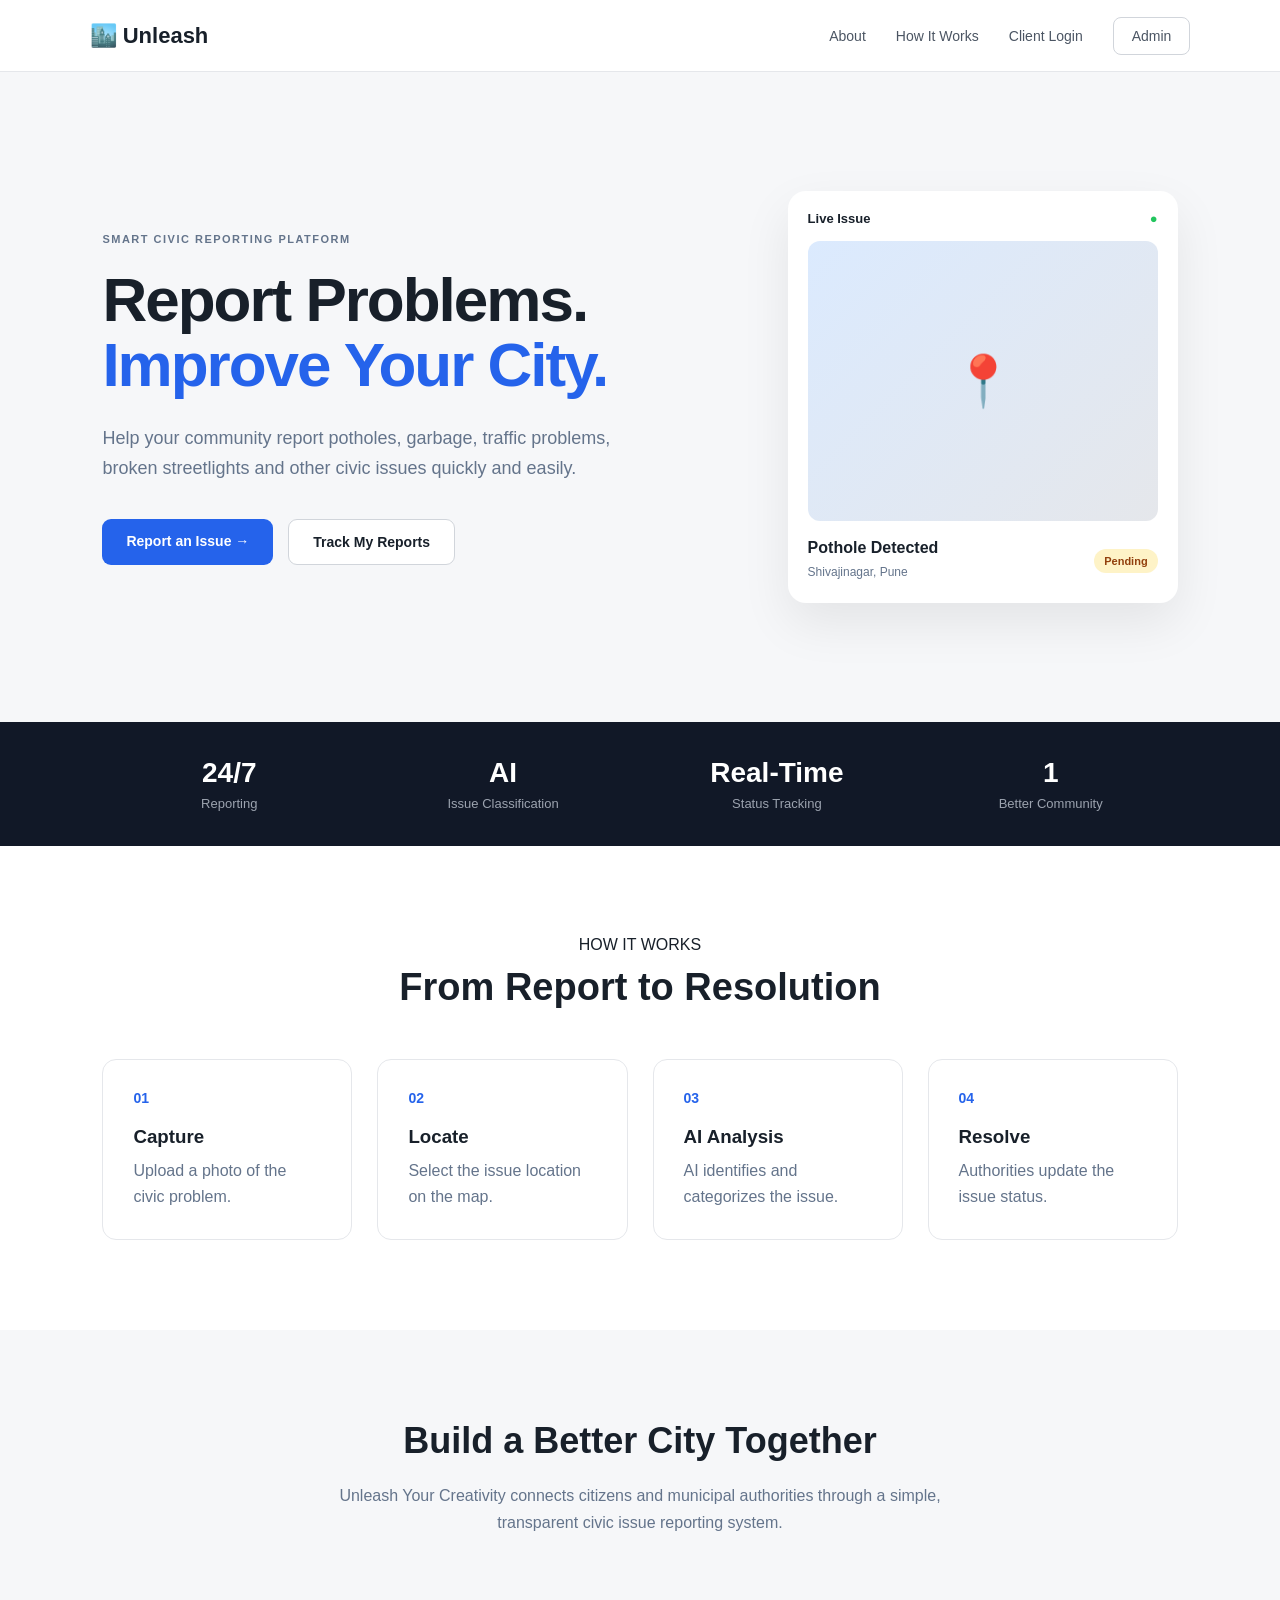
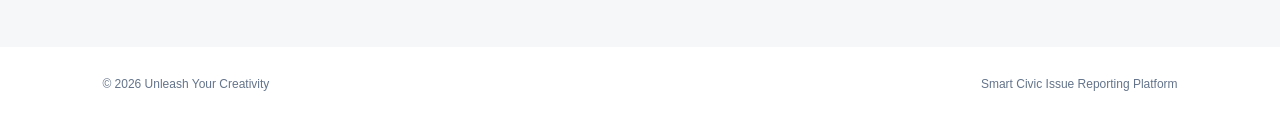
<file: index.html>
<!DOCTYPE html>
<html lang="en">
<head>
    <meta charset="UTF-8">
    <meta name="viewport" content="width=device-width, initial-scale=1.0">
    <title>Unleash Your Creativity</title>
    <link rel="stylesheet" href="css/style.css">
</head>

<body>

<header class="navbar">
    <div class="logo">
        🏙️ <span>Unleash</span>
    </div>

    <div class="nav-links">
        <a href="#about">About</a>
        <a href="#how">How It Works</a>
        <a href="login.html">Client Login</a>
        <a href="admin-login.html" class="admin-nav">Admin</a>
    </div>
</header>


<section class="hero">

    <div class="hero-content">

        <span class="badge">SMART CIVIC REPORTING PLATFORM</span>

        <h1>
            Report Problems.
            <br>
            <span>Improve Your City.</span>
        </h1>

        <p>
            Help your community report potholes, garbage,
            traffic problems, broken streetlights and other
            civic issues quickly and easily.
        </p>

        <div class="hero-buttons">
            <a href="login.html" class="btn primary-btn">
                Report an Issue →
            </a>

            <a href="login.html" class="btn secondary-btn">
                Track My Reports
            </a>
        </div>

    </div>


    <div class="hero-card">

        <div class="card-header">
            <span>Live Issue</span>
            <span class="status-dot">●</span>
        </div>

        <div class="map-placeholder">
            📍
        </div>

        <div class="issue-preview">

            <div>
                <h3>Pothole Detected</h3>
                <p>Shivajinagar, Pune</p>
            </div>

            <span class="status pending">
                Pending
            </span>

        </div>

    </div>

</section>


<section class="stats">

    <div class="stat">
        <h2>24/7</h2>
        <p>Reporting</p>
    </div>

    <div class="stat">
        <h2>AI</h2>
        <p>Issue Classification</p>
    </div>

    <div class="stat">
        <h2>Real-Time</h2>
        <p>Status Tracking</p>
    </div>

    <div class="stat">
        <h2>1</h2>
        <p>Better Community</p>
    </div>

</section>


<section id="how" class="how-section">

    <div class="section-title">
        <span>HOW IT WORKS</span>
        <h2>From Report to Resolution</h2>
    </div>

    <div class="steps">

        <div class="step">
            <div class="step-number">01</div>
            <h3>Capture</h3>
            <p>
                Upload a photo of the civic problem.
            </p>
        </div>

        <div class="step">
            <div class="step-number">02</div>
            <h3>Locate</h3>
            <p>
                Select the issue location on the map.
            </p>
        </div>

        <div class="step">
            <div class="step-number">03</div>
            <h3>AI Analysis</h3>
            <p>
                AI identifies and categorizes the issue.
            </p>
        </div>

        <div class="step">
            <div class="step-number">04</div>
            <h3>Resolve</h3>
            <p>
                Authorities update the issue status.
            </p>
        </div>

    </div>

</section>


<section id="about" class="about-section">

    <h2>Build a Better City Together</h2>

    <p>
        Unleash Your Creativity connects citizens and
        municipal authorities through a simple,
        transparent civic issue reporting system.
    </p>

</section>


<footer>
    <p>© 2026 Unleash Your Creativity</p>
    <p>Smart Civic Issue Reporting Platform</p>
</footer>

</body>
</html>
</file>
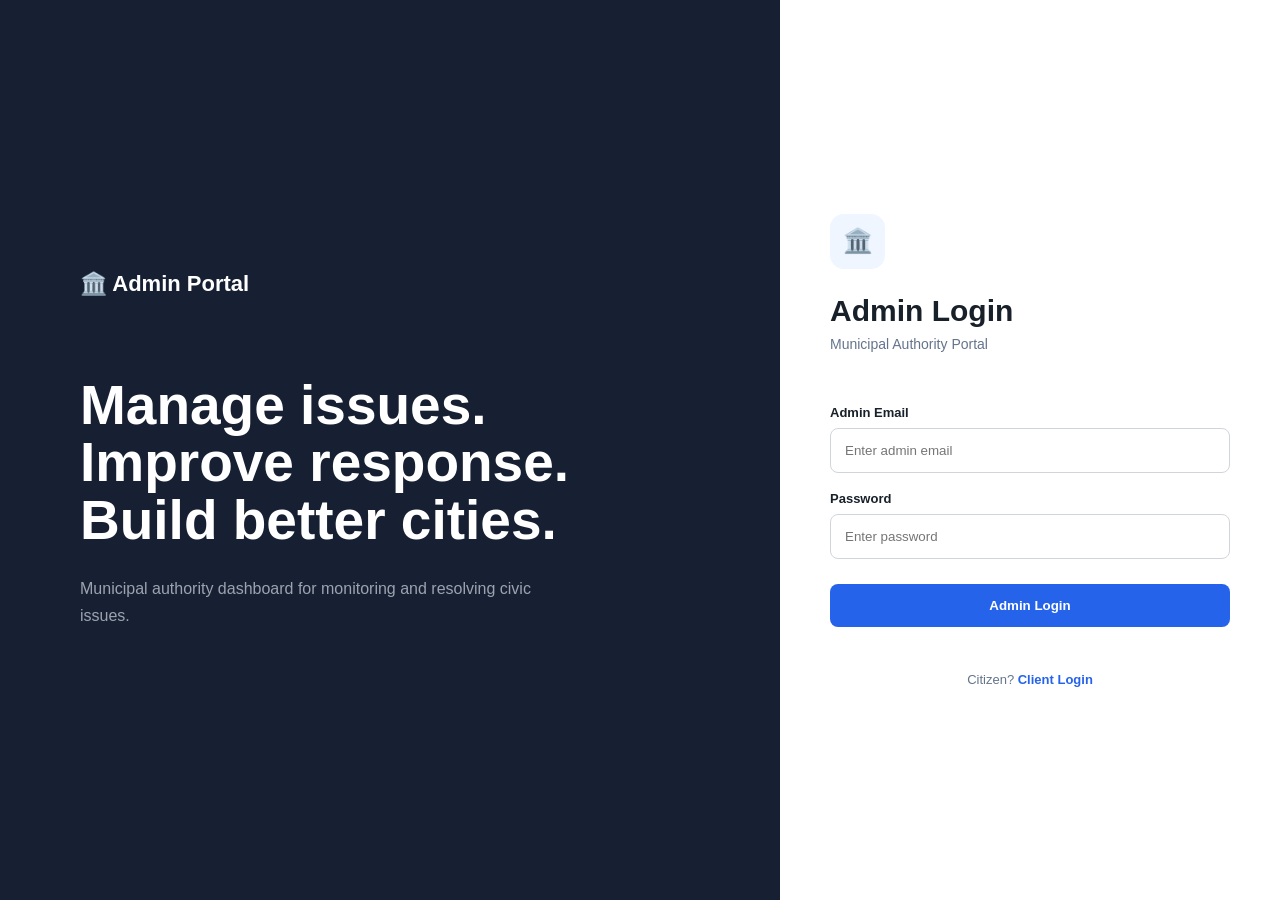
<file: admin-login.html>
<!DOCTYPE html>
<html lang="en">

<head>

    <meta charset="UTF-8">

    <meta name="viewport"
          content="width=device-width, initial-scale=1.0">

    <title>Admin Login</title>

    <link rel="stylesheet" href="css/style.css">
    <link rel="stylesheet" href="css/auth.css">

</head>

<body class="admin-auth-body">

<div class="auth-container">

    <div class="auth-left admin-left">

        <div class="auth-brand">
            🏛️ Admin Portal
        </div>

        <h1>
            Manage issues.<br>
            Improve response.<br>
            Build better cities.
        </h1>

        <p>
            Municipal authority dashboard for monitoring
            and resolving civic issues.
        </p>

    </div>


    <div class="auth-card">

        <div class="auth-icon">
            🏛️
        </div>

        <h2>Admin Login</h2>

        <p class="auth-subtitle">
            Municipal Authority Portal
        </p>


        <form id="adminLoginForm">

            <label for="adminEmail">Admin Email</label>

            <input
                type="email"
                id="adminEmail"
                name="email"
                placeholder="Enter admin email"
                autocomplete="username"
                required
            >


            <label for="adminPassword">Password</label>

            <input
                type="password"
                id="adminPassword"
                name="password"
                placeholder="Enter password"
                autocomplete="current-password"
                required
            >


            <button
                type="submit"
                class="auth-btn">
                Admin Login
            </button>

        </form>


        <p id="adminLoginMessage"
           class="message">
        </p>


        <div class="auth-footer">

            <p>
                Citizen?
                <a href="login.html">
                    Client Login
                </a>
            </p>

        </div>

    </div>

</div>

<script src="js/auth.js"></script>

</body>
</html>
</file>
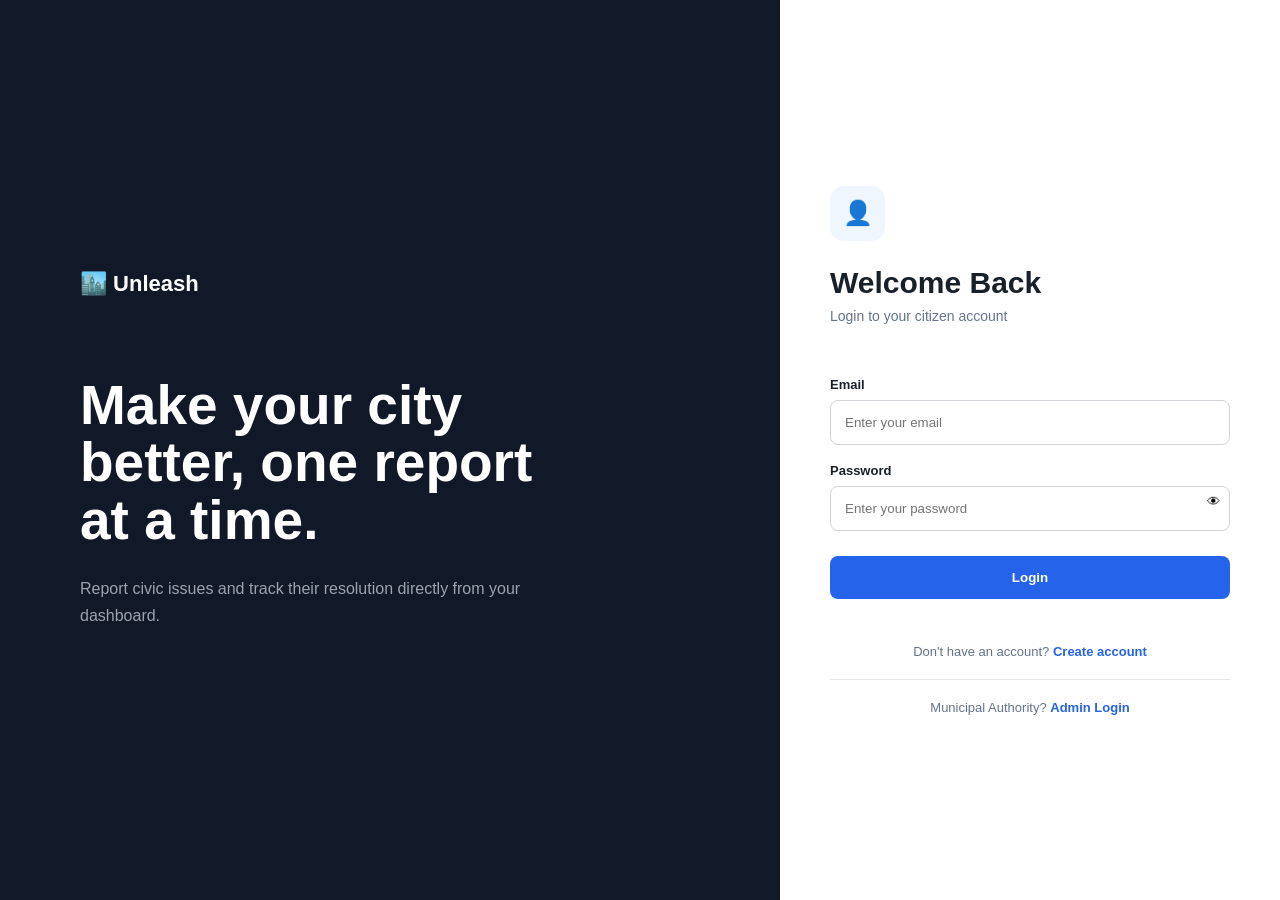
<file: client-dashboard.html>
<!DOCTYPE html>
<html lang="en">

<head>

    <meta charset="UTF-8">

    <meta name="viewport"
          content="width=device-width, initial-scale=1.0">

    <title>Client Dashboard</title>

    <link rel="stylesheet" href="css/style.css">
    <link rel="stylesheet" href="css/client.css">

</head>

<body>

<header class="dashboard-navbar">

    <div class="logo">
        🏙️ Unleash
    </div>

    <nav>
        <a href="client-dashboard.html" class="active">
            Dashboard
        </a>

        <a href="report.html">
            Report Issue
        </a>

        <a href="my-reports.html">
            My Reports
        </a>
    </nav>

    <div class="user-menu">

        <span id="userName">
            Citizen
        </span>

        <button onclick="logout()">
            Logout
        </button>

    </div>

</header>


<main class="dashboard-container">

    <div class="welcome">

        <div>
            <span class="small-label">
                CITIZEN DASHBOARD
            </span>

            <h1>
                Welcome back, <span id="welcomeName">
                Citizen
                </span> 👋
            </h1>

            <p>
                Help make your city cleaner, safer and better.
            </p>
        </div>

        <a href="report.html"
           class="btn primary-btn">
            + Report Issue
        </a>

    </div>


    <section class="dashboard-stats">

        <div class="dashboard-stat">

            <div class="stat-icon">
                📋
            </div>

            <div>
                <p>Total Reports</p>
                <h2 id="totalReports">0</h2>
            </div>

        </div>


        <div class="dashboard-stat">

            <div class="stat-icon">
                🟡
            </div>

            <div>
                <p>Pending</p>
                <h2 id="pendingReports">0</h2>
            </div>

        </div>


        <div class="dashboard-stat">

            <div class="stat-icon">
                🔵
            </div>

            <div>
                <p>In Progress</p>
                <h2 id="progressReports">0</h2>
            </div>

        </div>


        <div class="dashboard-stat">

            <div class="stat-icon">
                🟢
            </div>

            <div>
                <p>Resolved</p>
                <h2 id="resolvedReports">0</h2>
            </div>

        </div>

    </section>


    <section class="reports-section">

        <div class="section-heading">

            <div>
                <span class="small-label">
                    RECENT ACTIVITY
                </span>

                <h2>My Recent Reports</h2>
            </div>

            <a href="my-reports.html">
                View All →
            </a>

        </div>


        <div class="report-table-wrapper">

            <table>

                <thead>

                <tr>
                    <th>Issue ID</th>
                    <th>Category</th>
                    <th>Location</th>
                    <th>Date</th>
                    <th>Status</th>
                </tr>

                </thead>

                <tbody id="recentReports">

                </tbody>

            </table>

        </div>

    </section>

</main>

<script src="js/client.js"></script>

</body>
</html>
</file>
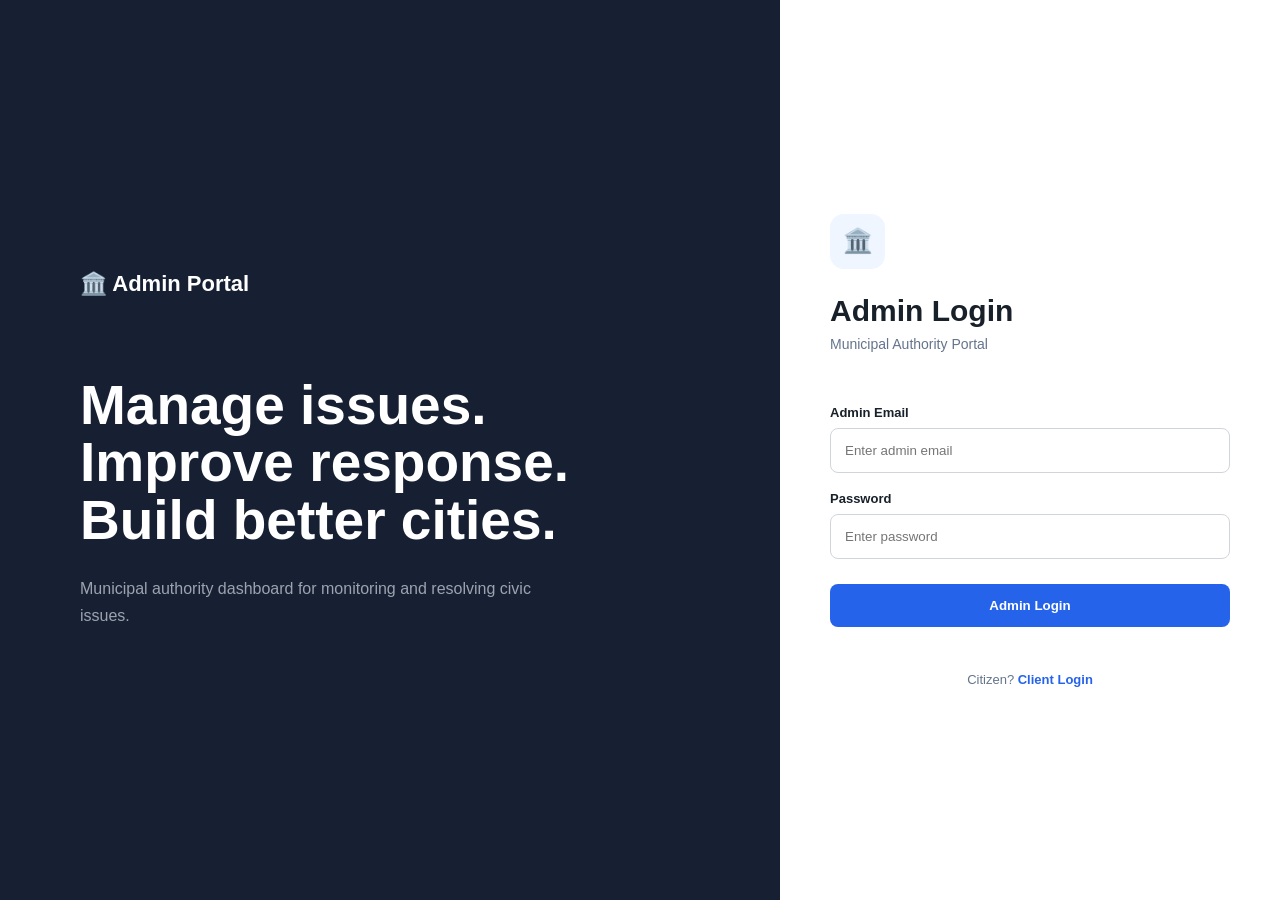
<file: issue-details.html>
<!DOCTYPE html>
<html lang="en">

<head>

    <meta charset="UTF-8">

    <meta name="viewport"
          content="width=device-width, initial-scale=1.0">

    <title>Issue Details</title>

    <link rel="stylesheet" href="css/style.css">
    <link rel="stylesheet" href="css/admin.css">
    <link rel="stylesheet" href="css/issue-details.css">

</head>

<body class="admin-body">

<header class="admin-navbar">

    <div class="logo">
        🏛️ Civic Admin
    </div>

    <div class="admin-user">

        <span>
            Administrator
        </span>

        <button onclick="adminLogout()">
            Logout
        </button>

    </div>

</header>


<main class="issue-details-container">

    <a href="admin-dashboard.html"
       class="back-link">
        ← Back to Dashboard
    </a>


    <div class="issue-details-header">

        <div>

            <span class="small-label">
                ISSUE DETAILS
            </span>

            <h1 id="issueId">
                ISSUE-001
            </h1>

        </div>

        <span
            id="issueStatus"
            class="status pending">
            Pending
        </span>

    </div>


    <div class="details-grid">


        <section class="details-card">

            <h2>Reported Image</h2>

            <div class="issue-image-box">

                <img
                    id="issueImage"
                    src=""
                    alt="Civic Issue"
                >

            </div>

        </section>


        <section class="details-card">

            <h2>Issue Information</h2>

            <div class="info-row">

                <span>Category</span>

                <strong id="issueCategory">
                    Pothole
                </strong>

            </div>


            <div class="info-row">

                <span>Location</span>

                <strong id="issueLocation">
                    Pune
                </strong>

            </div>


            <div class="info-row">

                <span>Latitude</span>

                <strong id="issueLatitude">
                    18.5204
                </strong>

            </div>


            <div class="info-row">

                <span>Longitude</span>

                <strong id="issueLongitude">
                    73.8567
                </strong>

            </div>


            <div class="info-row">

                <span>Reported On</span>

                <strong id="issueDate">
                    10 Sep 2026
                </strong>

            </div>

        </section>


        <section class="details-card ai-card">

            <div class="ai-title">

                <span>🤖</span>

                <div>
                    <h2>AI Classification</h2>
                    <p>Amazon Rekognition</p>
                </div>

            </div>


            <div class="confidence">

                <span>Confidence</span>

                <strong id="confidence">
                    92%
                </strong>

            </div>


            <div class="progress-bar">

                <div style="width:92%;"></div>

            </div>

        </section>


        <section class="details-card">

            <h2>Update Status</h2>

            <p class="form-help">
                Change the current issue status.
            </p>


            <select id="statusSelect">

                <option value="Pending">
                    Pending
                </option>

                <option value="In Progress">
                    In Progress
                </option>

                <option value="Solved">
                    Solved
                </option>

            </select>


            <button
                onclick="updateIssueStatus()"
                class="btn primary-btn">
                Update Status
            </button>

            <p id="statusMessage"></p>

        </section>


        <section class="details-card full-width">

            <h2>AI Generated Summary</h2>

            <p id="aiSummary">

                A civic issue has been detected at the
                reported location. The issue requires
                municipal attention.

            </p>

        </section>

    </div>

</main>


<script src="js/admin.js"></script>

</body>
</html>
</file>
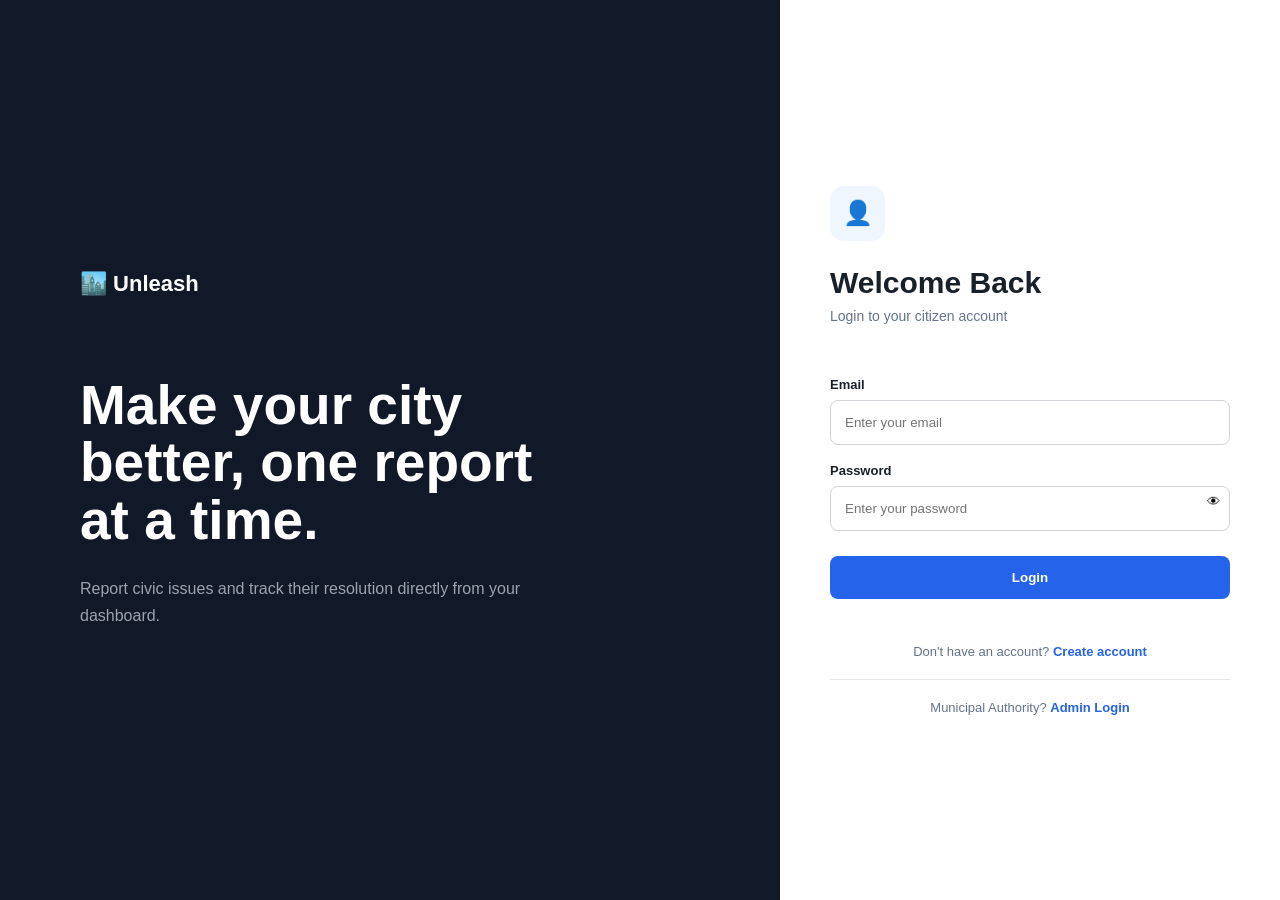
<file: login.html>
<!DOCTYPE html>
<html lang="en">

<head>

    <meta charset="UTF-8">

    <meta name="viewport"
          content="width=device-width, initial-scale=1.0">

    <title>Client Login</title>

    <link rel="stylesheet" href="css/style.css">
    <link rel="stylesheet" href="css/auth.css">

</head>

<body class="auth-body">

<div class="auth-container">

    <!-- LEFT SECTION -->
    <div class="auth-left">

        <div class="auth-brand">
            🏙️ Unleash
        </div>

        <h1>
            Make your city<br>
            better, one report<br>
            at a time.
        </h1>

        <p>
            Report civic issues and track their resolution
            directly from your dashboard.
        </p>

    </div>


    <!-- LOGIN CARD -->
    <div class="auth-card">

        <div class="auth-icon">
            👤
        </div>

        <h2>Welcome Back</h2>

        <p class="auth-subtitle">
            Login to your citizen account
        </p>


        <form id="loginForm">

            <!-- EMAIL -->
            <div class="form-group">

                <label for="email">
                    Email
                </label>

                <input
                    type="email"
                    id="email"
                    name="email"
                    placeholder="Enter your email"
                    autocomplete="username"
                    required
                >

            </div>


            <!-- PASSWORD -->
            <div class="form-group">

                <label for="password">
                    Password
                </label>

                <div class="password-wrapper">

                    <input
                        type="password"
                        id="password"
                        name="password"
                        placeholder="Enter your password"
                        autocomplete="current-password"
                        required
                    >

                    <button
                        type="button"
                        onclick="togglePassword()"
                        aria-label="Show or hide password"
                        title="Show or hide password">

                        👁

                    </button>

                </div>

            </div>


            <!-- LOGIN BUTTON -->
            <button
                type="submit"
                class="auth-btn">

                Login

            </button>

        </form>


        <!-- MESSAGE -->
        <p
            id="loginMessage"
            class="message"
            role="alert"
            aria-live="polite">
        </p>


        <!-- FOOTER -->
        <div class="auth-footer">

            <p>
                Don't have an account?
                <a href="register.html">
                    Create account
                </a>
            </p>

            <hr>

            <p>
                Municipal Authority?
                <a href="admin-login.html">
                    Admin Login
                </a>
            </p>

        </div>

    </div>

</div>


<script src="js/auth.js"></script>

</body>
</html>
</file>
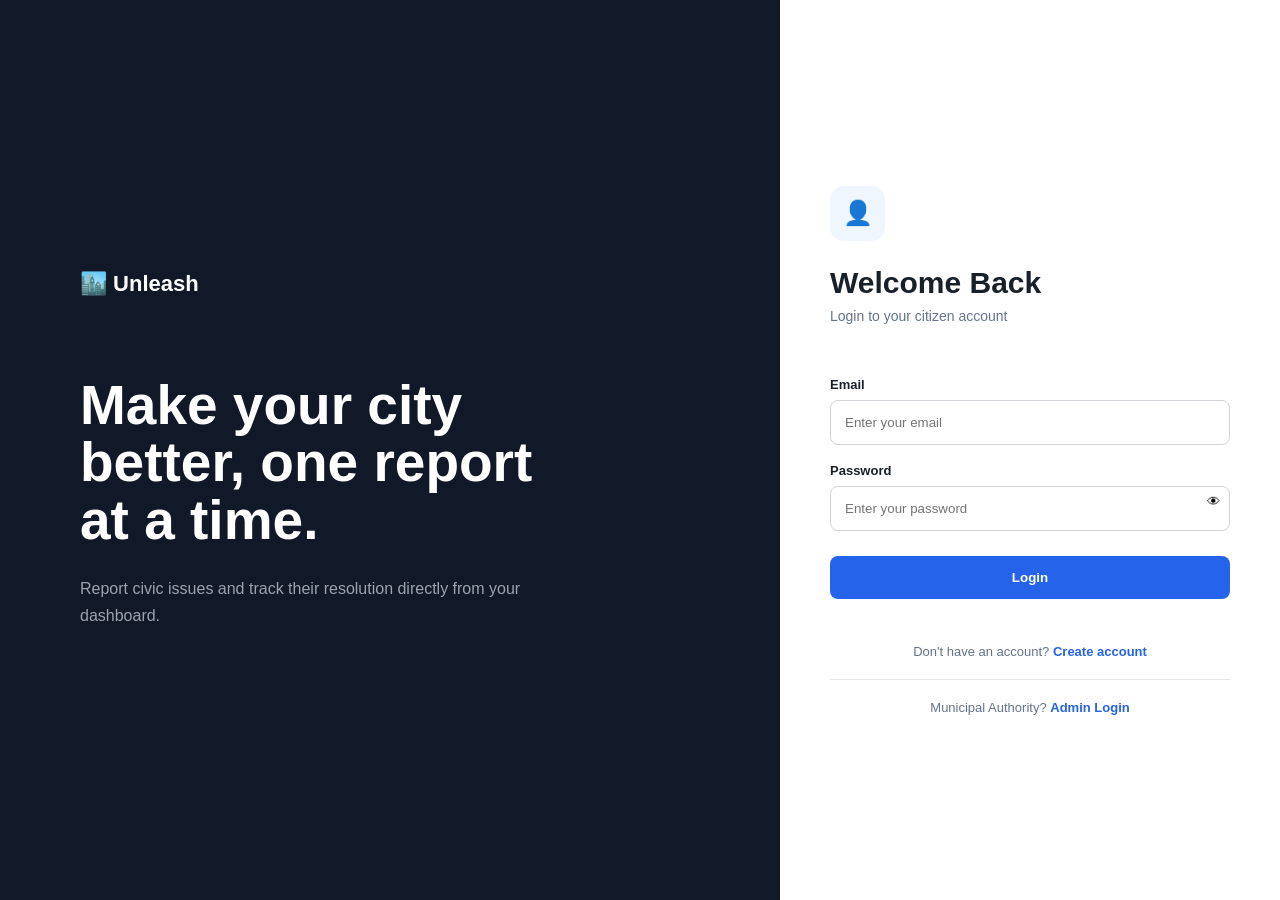
<file: my-reports.html>
<!DOCTYPE html>
<html lang="en">

<head>

    <meta charset="UTF-8">

    <meta name="viewport"
          content="width=device-width, initial-scale=1.0">

    <title>My Reports</title>

    <link rel="stylesheet" href="css/style.css">
    <link rel="stylesheet" href="css/client.css">

</head>

<body>

<header class="dashboard-navbar">

    <div class="logo">
        🏙️ Unleash
    </div>

    <nav>

        <a href="client-dashboard.html">
            Dashboard
        </a>

        <a href="report.html">
            Report Issue
        </a>

        <a href="my-reports.html" class="active">
            My Reports
        </a>

    </nav>

    <div class="user-menu">

        <span id="userName">
            Citizen
        </span>

        <button onclick="logout()">
            Logout
        </button>

    </div>

</header>


<main class="dashboard-container">

    <div class="page-heading">

        <span class="small-label">
            REPORT HISTORY
        </span>

        <h1>My Reports</h1>

        <p>
            Track the status of civic issues you have reported.
        </p>

    </div>


    <div class="filter-bar">

        <input
            type="text"
            id="searchInput"
            placeholder="Search issue..."
        >

        <select id="statusFilter">

            <option value="ALL">
                All Status
            </option>

            <option value="Pending">
                Pending
            </option>

            <option value="In Progress">
                In Progress
            </option>

            <option value="Solved">
                Solved
            </option>

        </select>

    </div>


    <div class="report-grid" id="reportsContainer">

    </div>

</main>


<script src="js/client.js"></script>

</body>
</html>
</file>
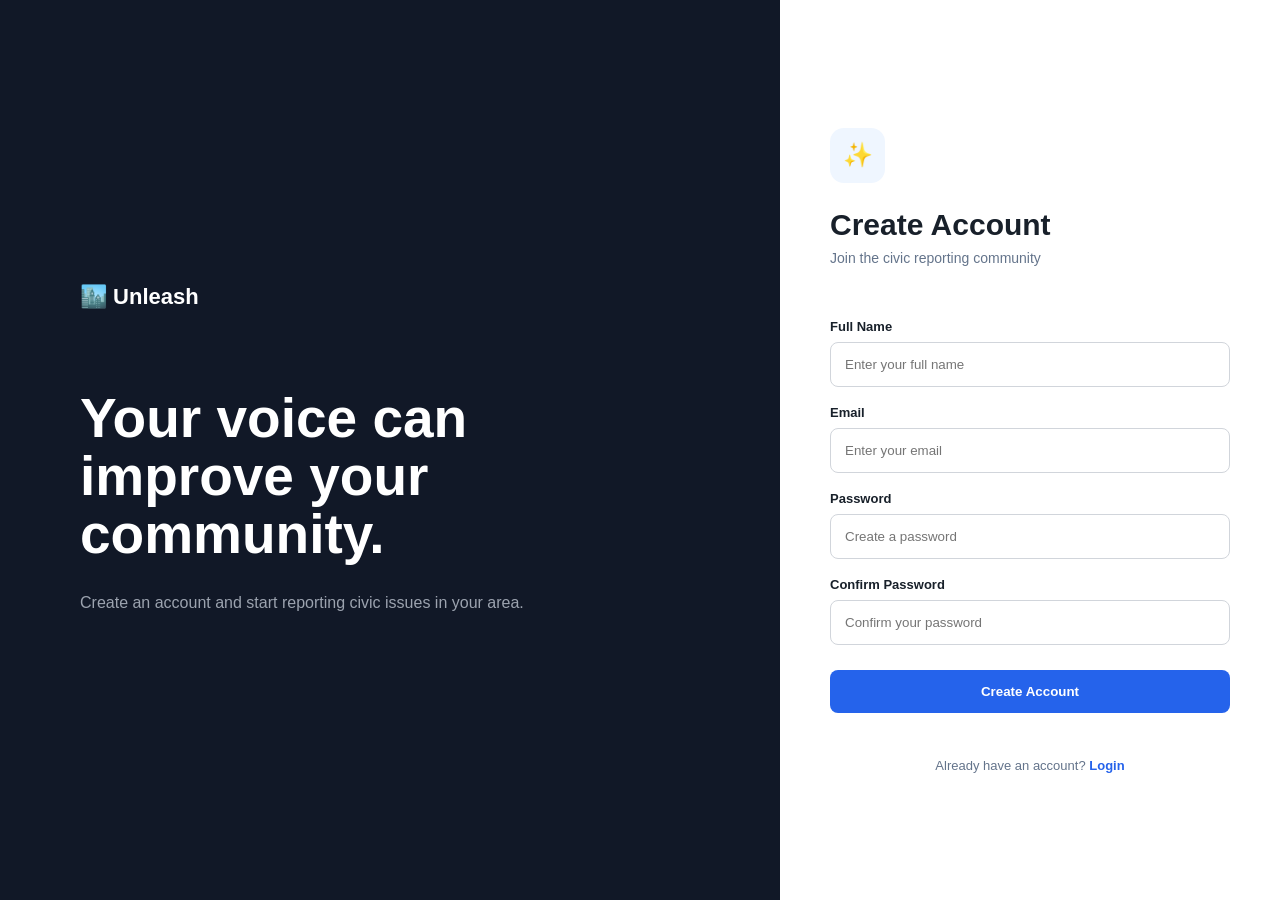
<file: register.html>
<!DOCTYPE html>
<html lang="en">

<head>

    <meta charset="UTF-8">

    <meta name="viewport"
          content="width=device-width, initial-scale=1.0">

    <title>Create Account</title>

    <link rel="stylesheet" href="css/style.css">
    <link rel="stylesheet" href="css/auth.css">

</head>

<body class="auth-body">

<div class="auth-container">

    <!-- LEFT SECTION -->
    <div class="auth-left">

        <div class="auth-brand">
            🏙️ Unleash
        </div>

        <h1>
            Your voice can<br>
            improve your<br>
            community.
        </h1>

        <p>
            Create an account and start reporting
            civic issues in your area.
        </p>

    </div>


    <!-- REGISTER CARD -->
    <div class="auth-card">

        <div class="auth-icon">
            ✨
        </div>

        <h2>Create Account</h2>

        <p class="auth-subtitle">
            Join the civic reporting community
        </p>


        <form id="registerForm">

            <!-- FULL NAME -->
            <div class="form-group">

                <label for="name">
                    Full Name
                </label>

                <input
                    type="text"
                    id="name"
                    name="name"
                    placeholder="Enter your full name"
                    autocomplete="name"
                    required
                >

            </div>


            <!-- EMAIL -->
            <div class="form-group">

                <label for="registerEmail">
                    Email
                </label>

                <input
                    type="email"
                    id="registerEmail"
                    name="email"
                    placeholder="Enter your email"
                    autocomplete="email"
                    required
                >

            </div>


            <!-- PASSWORD -->
            <div class="form-group">

                <label for="registerPassword">
                    Password
                </label>

                <input
                    type="password"
                    id="registerPassword"
                    name="password"
                    placeholder="Create a password"
                    autocomplete="new-password"
                    minlength="6"
                    required
                >

            </div>


            <!-- CONFIRM PASSWORD -->
            <div class="form-group">

                <label for="confirmPassword">
                    Confirm Password
                </label>

                <input
                    type="password"
                    id="confirmPassword"
                    name="confirmPassword"
                    placeholder="Confirm your password"
                    autocomplete="new-password"
                    minlength="6"
                    required
                >

            </div>


            <!-- REGISTER BUTTON -->
            <button
                type="submit"
                class="auth-btn">

                Create Account

            </button>

        </form>


        <!-- MESSAGE -->
        <p
            id="registerMessage"
            class="message"
            role="alert"
            aria-live="polite">
        </p>


        <!-- FOOTER -->
        <div class="auth-footer">

            <p>
                Already have an account?
                <a href="login.html">
                    Login
                </a>
            </p>

        </div>

    </div>

</div>


<script src="js/auth.js"></script>

</body>
</html>
</file>
<file: css/style.css>
* {
    margin: 0;
    padding: 0;
    box-sizing: border-box;
}

body {
    font-family: Arial, Helvetica, sans-serif;
    background: #f6f7f9;
    color: #18202a;
}

a {
    text-decoration: none;
    color: inherit;
}

button,
input,
select {
    font-family: inherit;
}

.navbar {
    height: 72px;
    padding: 0 7%;
    display: flex;
    align-items: center;
    justify-content: space-between;
    background: white;
    border-bottom: 1px solid #e5e7eb;
}

.logo {
    font-size: 22px;
    font-weight: 800;
}

.nav-links {
    display: flex;
    align-items: center;
    gap: 30px;
}

.nav-links a {
    color: #4b5563;
    font-size: 14px;
}

.nav-links a:hover {
    color: #111827;
}

.admin-nav {
    padding: 10px 18px;
    border: 1px solid #d1d5db;
    border-radius: 8px;
}

.hero {
    min-height: 650px;
    padding: 80px 8%;
    display: flex;
    align-items: center;
    justify-content: space-between;
    gap: 80px;
    background: #f6f7f9;
}

.hero-content {
    max-width: 650px;
}

.badge,
.small-label {
    font-size: 11px;
    font-weight: 700;
    letter-spacing: 1.5px;
    color: #64748b;
}

.hero h1 {
    margin-top: 20px;
    font-size: 62px;
    line-height: 1.05;
    letter-spacing: -2px;
}

.hero h1 span {
    color: #2563eb;
}

.hero p {
    margin-top: 25px;
    color: #64748b;
    font-size: 18px;
    line-height: 1.7;
    max-width: 560px;
}

.hero-buttons {
    display: flex;
    gap: 15px;
    margin-top: 35px;
}

.btn {
    display: inline-block;
    padding: 14px 24px;
    border-radius: 9px;
    border: none;
    cursor: pointer;
    font-weight: 700;
    font-size: 14px;
}

.primary-btn {
    background: #2563eb;
    color: white;
}

.primary-btn:hover {
    background: #1d4ed8;
}

.secondary-btn {
    background: white;
    border: 1px solid #d1d5db;
}

.hero-card {
    width: 390px;
    background: white;
    padding: 20px;
    border-radius: 18px;
    box-shadow: 0 20px 50px rgba(0,0,0,.08);
}

.card-header {
    display: flex;
    justify-content: space-between;
    margin-bottom: 15px;
    font-size: 13px;
    font-weight: 700;
}

.status-dot {
    color: #22c55e;
}

.map-placeholder {
    height: 280px;
    border-radius: 12px;
    background:
        linear-gradient(135deg, #dbeafe, #e5e7eb);
    display: flex;
    align-items: center;
    justify-content: center;
    font-size: 50px;
}

.issue-preview {
    display: flex;
    justify-content: space-between;
    align-items: center;
    padding-top: 18px;
}

.issue-preview h3 {
    font-size: 16px;
}

.issue-preview p {
    margin-top: 5px;
    font-size: 12px;
}

.status {
    display: inline-block;
    padding: 6px 10px;
    border-radius: 20px;
    font-size: 11px;
    font-weight: 700;
}

.pending {
    background: #fef3c7;
    color: #92400e;
}

.progress {
    background: #dbeafe;
    color: #1d4ed8;
}

.solved {
    background: #dcfce7;
    color: #166534;
}

.stats {
    background: #111827;
    color: white;
    padding: 35px 8%;
    display: grid;
    grid-template-columns: repeat(4, 1fr);
    gap: 20px;
    text-align: center;
}

.stat h2 {
    font-size: 28px;
}

.stat p {
    color: #9ca3af;
    margin-top: 7px;
    font-size: 13px;
}

.how-section,
.about-section {
    padding: 90px 8%;
    background: white;
}

.section-title {
    text-align: center;
}

.section-title h2 {
    margin-top: 12px;
    font-size: 38px;
}

.steps {
    margin-top: 50px;
    display: grid;
    grid-template-columns: repeat(4, 1fr);
    gap: 25px;
}

.step {
    padding: 30px;
    border: 1px solid #e5e7eb;
    border-radius: 14px;
}

.step-number {
    color: #2563eb;
    font-weight: 800;
    font-size: 14px;
}

.step h3 {
    margin-top: 20px;
}

.step p {
    margin-top: 10px;
    color: #64748b;
    line-height: 1.6;
}

.about-section {
    text-align: center;
    background: #f6f7f9;
}

.about-section h2 {
    font-size: 36px;
}

.about-section p {
    max-width: 650px;
    margin: 20px auto;
    color: #64748b;
    line-height: 1.7;
}

footer {
    padding: 30px 8%;
    display: flex;
    justify-content: space-between;
    color: #64748b;
    font-size: 12px;
    background: white;
}


@media(max-width: 900px) {

    .hero {
        flex-direction: column;
        align-items: flex-start;
    }

    .hero h1 {
        font-size: 45px;
    }

    .hero-card {
        width: 100%;
    }

    .stats,
    .steps {
        grid-template-columns: repeat(2, 1fr);
    }

}

@media(max-width: 600px) {

    .nav-links {
        display: none;
    }

    .hero {
        padding: 50px 6%;
    }

    .stats,
    .steps {
        grid-template-columns: 1fr;
    }

    footer {
        flex-direction: column;
        gap: 10px;
    }

}
</file>
<file: css/auth.css>
.auth-body {
    min-height: 100vh;
    background: #111827;
}

.auth-container {
    min-height: 100vh;
    display: grid;
    grid-template-columns: 1fr 500px;
}

.auth-left {
    color: white;
    padding: 80px;
    display: flex;
    flex-direction: column;
    justify-content: center;
    background: #111827;
}

.auth-brand {
    font-size: 22px;
    font-weight: 800;
    margin-bottom: 80px;
}

.auth-left h1 {
    font-size: 55px;
    line-height: 1.05;
}

.auth-left p {
    max-width: 500px;
    margin-top: 25px;
    color: #9ca3af;
    line-height: 1.7;
}

.auth-card {
    background: white;
    padding: 60px 50px;
    display: flex;
    flex-direction: column;
    justify-content: center;
}

.auth-icon {
    width: 55px;
    height: 55px;
    border-radius: 14px;
    background: #eff6ff;
    display: flex;
    align-items: center;
    justify-content: center;
    font-size: 24px;
}

.auth-card h2 {
    margin-top: 25px;
    font-size: 30px;
}

.auth-subtitle {
    margin-top: 8px;
    color: #64748b;
    font-size: 14px;
}

.auth-card form {
    margin-top: 35px;
}

.auth-card label {
    display: block;
    margin: 18px 0 8px;
    font-size: 13px;
    font-weight: 700;
}

.auth-card input,
.auth-card select {
    width: 100%;
    padding: 14px;
    border: 1px solid #d1d5db;
    border-radius: 8px;
    outline: none;
}

.auth-card input:focus {
    border-color: #2563eb;
}

.password-wrapper {
    position: relative;
}

.password-wrapper input {
    padding-right: 45px;
}

.password-wrapper button {
    position: absolute;
    right: 10px;
    top: 8px;
    border: none;
    background: transparent;
    cursor: pointer;
}

.auth-btn {
    width: 100%;
    margin-top: 25px;
    padding: 14px;
    border: none;
    border-radius: 8px;
    background: #2563eb;
    color: white;
    font-weight: 700;
    cursor: pointer;
}

.auth-footer {
    margin-top: 30px;
    text-align: center;
    font-size: 13px;
    color: #64748b;
}

.auth-footer a {
    color: #2563eb;
    font-weight: 700;
}

.auth-footer hr {
    margin: 20px 0;
    border: none;
    border-top: 1px solid #e5e7eb;
}

.message {
    margin-top: 15px;
    font-size: 13px;
}

.admin-auth-body {
    background: #172033;
}

.admin-left {
    background: #172033;
}


@media(max-width: 800px) {

    .auth-container {
        grid-template-columns: 1fr;
    }

    .auth-left {
        display: none;
    }

    .auth-card {
        min-height: 100vh;
    }

}
</file>
<file: css/client.css>
.dashboard-navbar {
    height: 70px;
    background: white;
    border-bottom: 1px solid #e5e7eb;
    padding: 0 5%;
    display: flex;
    align-items: center;
    gap: 50px;
}

.dashboard-navbar nav {
    display: flex;
    gap: 25px;
    flex: 1;
}

.dashboard-navbar nav a {
    color: #64748b;
    font-size: 13px;
    padding: 25px 0;
}

.dashboard-navbar nav a.active {
    color: #2563eb;
    border-bottom: 2px solid #2563eb;
}

.user-menu {
    display: flex;
    align-items: center;
    gap: 15px;
    font-size: 13px;
}

.user-menu button,
.admin-user button {
    border: none;
    background: transparent;
    color: #ef4444;
    cursor: pointer;
    font-weight: 700;
}

.dashboard-container {
    max-width: 1250px;
    margin: auto;
    padding: 55px 30px;
}

.welcome {
    display: flex;
    justify-content: space-between;
    align-items: center;
}

.welcome h1 {
    margin-top: 10px;
    font-size: 36px;
}

.welcome h1 span {
    color: #2563eb;
}

.welcome p {
    margin-top: 10px;
    color: #64748b;
}

.dashboard-stats {
    margin-top: 45px;
    display: grid;
    grid-template-columns: repeat(4, 1fr);
    gap: 20px;
}

.dashboard-stat {
    background: white;
    padding: 25px;
    border-radius: 12px;
    border: 1px solid #e5e7eb;
    display: flex;
    gap: 18px;
    align-items: center;
}

.stat-icon {
    font-size: 25px;
}

.dashboard-stat p {
    color: #64748b;
    font-size: 12px;
}

.dashboard-stat h2 {
    margin-top: 5px;
    font-size: 28px;
}

.reports-section {
    margin-top: 50px;
}

.section-heading {
    display: flex;
    justify-content: space-between;
    align-items: end;
}

.section-heading h2 {
    margin-top: 10px;
}

.section-heading a {
    color: #2563eb;
    font-size: 13px;
    font-weight: 700;
}

.report-table-wrapper,
.admin-table-wrapper {
    margin-top: 20px;
    background: white;
    border-radius: 12px;
    border: 1px solid #e5e7eb;
    overflow-x: auto;
}

table {
    width: 100%;
    border-collapse: collapse;
}

th,
td {
    text-align: left;
    padding: 18px;
    border-bottom: 1px solid #f1f5f9;
    font-size: 13px;
}

th {
    background: #f8fafc;
    color: #64748b;
    font-size: 11px;
    text-transform: uppercase;
}

.report-container {
    max-width: 1000px;
    margin: auto;
    padding: 50px 25px;
}

.page-heading h1 {
    margin-top: 10px;
    font-size: 38px;
}

.page-heading p {
    margin-top: 8px;
    color: #64748b;
}

.issue-form {
    margin-top: 35px;
}

.form-card,
.details-card {
    background: white;
    border: 1px solid #e5e7eb;
    border-radius: 14px;
    padding: 30px;
    margin-bottom: 25px;
}

.form-card h2,
.details-card h2 {
    font-size: 19px;
}

.form-help {
    margin-top: 8px;
    color: #64748b;
    font-size: 13px;
}

.upload-area {
    margin-top: 25px;
    border: 2px dashed #cbd5e1;
    border-radius: 12px;
    min-height: 230px;
    display: flex;
    align-items: center;
    justify-content: center;
    position: relative;
    text-align: center;
    cursor: pointer;
}

.upload-area input {
    position: absolute;
    inset: 0;
    opacity: 0;
    cursor: pointer;
}

.upload-icon {
    font-size: 40px;
}

.upload-area h3 {
    margin-top: 10px;
}

.upload-area p {
    color: #64748b;
    font-size: 12px;
    margin-top: 5px;
}

.image-preview {
    max-height: 280px;
    max-width: 100%;
    border-radius: 10px;
}

#map {
    height: 400px;
    margin-top: 20px;
    border-radius: 12px;
}

.location-grid {
    margin-top: 20px;
    display: grid;
    grid-template-columns: 1fr 1fr 1fr;
    gap: 15px;
}

.location-grid label {
    display: block;
    margin-bottom: 7px;
    font-size: 12px;
    font-weight: 700;
}

.location-grid input,
.filter-bar input,
.filter-bar select,
.admin-filters input,
.admin-filters select {
    width: 100%;
    padding: 12px;
    border: 1px solid #d1d5db;
    border-radius: 8px;
}

.submit-area {
    text-align: right;
}

#submitMessage {
    margin-top: 15px;
    font-size: 13px;
}

.filter-bar {
    display: grid;
    grid-template-columns: 1fr 200px;
    gap: 15px;
    margin-top: 30px;
}

.report-grid {
    margin-top: 25px;
    display: grid;
    grid-template-columns: repeat(3, 1fr);
    gap: 20px;
}

.report-card {
    background: white;
    border: 1px solid #e5e7eb;
    border-radius: 12px;
    padding: 20px;
}

.report-card h3 {
    margin-top: 12px;
}

.report-card p {
    margin-top: 7px;
    color: #64748b;
    font-size: 13px;
}


@media(max-width: 900px) {

    .dashboard-stats,
    .report-grid {
        grid-template-columns: repeat(2, 1fr);
    }

    .dashboard-navbar {
        gap: 20px;
    }

}

@media(max-width: 650px) {

    .dashboard-navbar nav {
        display: none;
    }

    .dashboard-stats,
    .report-grid,
    .location-grid {
        grid-template-columns: 1fr;
    }

    .welcome {
        flex-direction: column;
        align-items: flex-start;
        gap: 25px;
    }

}
</file>
<file: css/admin.css>
/* =====================================================
CIVIC ADMIN DASHBOARD
admin.css
===================================================== */

/* =====================================================
BODY
===================================================== */

.admin-body {


margin: 0;

font-family:
    Arial,
    Helvetica,
    sans-serif;

background: #f4f6f9;

color: #1f2937;


}

/* =====================================================
NAVBAR
===================================================== */

.admin-navbar {


height: 70px;

display: flex;

align-items: center;

justify-content: space-between;

padding: 0 30px;

background: #172554;

color: white;

box-shadow:
    0 2px 10px
    rgba(0, 0, 0, 0.15);


}

.logo {


font-size: 21px;

font-weight: 700;


}

.admin-user {


display: flex;

align-items: center;

gap: 18px;


}

.admin-user span {


font-weight: 600;


}

.admin-user button {


border: none;

padding: 9px 17px;

border-radius: 7px;

background: white;

color: #172554;

cursor: pointer;

font-weight: 600;


}

.admin-user button:hover {


opacity: 0.9;


}

/* =====================================================
LAYOUT
===================================================== */

.admin-layout {


display: flex;

min-height: calc(100vh - 70px);


}

/* =====================================================
SIDEBAR
===================================================== */

.sidebar {


width: 230px;

background: white;

border-right: 1px solid #e5e7eb;

padding: 25px 15px;

box-sizing: border-box;


}

.sidebar-link {


display: flex;

align-items: center;

gap: 10px;

padding: 13px 15px;

margin-bottom: 7px;

border-radius: 8px;

text-decoration: none;

color: #4b5563;

font-weight: 600;

transition: 0.2s;


}

.sidebar-link:hover {


background: #eef2ff;

color: #172554;


}

.sidebar-link.active {


background: #172554;

color: white;


}

/* =====================================================
NOTIFICATION BADGE
===================================================== */

.notification-badge {


display: inline-flex;

align-items: center;

justify-content: center;

min-width: 20px;

height: 20px;

margin-left: auto;

padding: 0 5px;

border-radius: 20px;

background: #dc2626;

color: white;

font-size: 11px;


}

/* =====================================================
MAIN
===================================================== */

.admin-main {


flex: 1;

padding: 35px;

overflow-x: auto;


}

/* =====================================================
HEADINGS
===================================================== */

.admin-heading {


display: flex;

justify-content: space-between;

margin-bottom: 30px;


}

.small-label {


display: inline-block;

font-size: 11px;

font-weight: 700;

letter-spacing: 1px;

color: #64748b;

margin-bottom: 6px;


}

.admin-heading h1 {


margin: 0 0 8px;

font-size: 32px;


}

.admin-heading p {


margin: 0;

color: #64748b;


}

.admin-section-heading {


display: flex;

justify-content: space-between;

align-items: center;

gap: 20px;

margin-bottom: 22px;


}

.admin-section-heading h2 {


margin: 3px 0 5px;

font-size: 24px;


}

.admin-section-heading p {


margin: 0;

color: #64748b;


}

/* =====================================================
STATISTICS
===================================================== */

.admin-stats {


display: grid;

grid-template-columns:
    repeat(4, 1fr);

gap: 20px;

margin-bottom: 30px;


}

.admin-stat-card {


display: flex;

align-items: center;

gap: 15px;

padding: 22px;

background: white;

border-radius: 13px;

box-shadow:
    0 4px 15px
    rgba(0, 0, 0, 0.06);


}

.admin-stat-card > span {


font-size: 30px;


}

.admin-stat-card p {


margin: 0 0 5px;

color: #64748b;

font-size: 14px;


}

.admin-stat-card h2 {


margin: 0;

font-size: 28px;


}

.pending-card {


border-left: 4px solid #f59e0b;


}

.progress-card {


border-left: 4px solid #3b82f6;


}

.solved-card {


border-left: 4px solid #22c55e;


}

/* =====================================================
MODULE
===================================================== */

.admin-module {


display: none;


}

/* =====================================================
ISSUE SECTION
===================================================== */

.admin-issues {


background: white;

padding: 25px;

border-radius: 14px;

box-shadow:
    0 4px 15px
    rgba(0, 0, 0, 0.06);


}

/* =====================================================
FILTERS
===================================================== */

.admin-filters {


display: flex;

flex-wrap: wrap;

gap: 10px;

margin-bottom: 22px;


}

.admin-filters input,
.admin-filters select {


height: 42px;

padding: 0 13px;

border: 1px solid #d1d5db;

border-radius: 7px;

background: white;

box-sizing: border-box;


}

.admin-filters input {


min-width: 280px;


}

.admin-filters input:focus,
.admin-filters select:focus {


outline: none;

border-color: #2563eb;


}

/* =====================================================
BUTTONS
===================================================== */

.primary-btn,
.secondary-btn {


border: none;

border-radius: 7px;

padding: 10px 16px;

cursor: pointer;

font-weight: 600;


}

.primary-btn {


background: #172554;

color: white;


}

.primary-btn:hover {


background: #1e3a8a;


}

.secondary-btn {


background: #e5e7eb;

color: #1f2937;


}

.secondary-btn:hover {


background: #d1d5db;


}

/* =====================================================
TABLE
===================================================== */

.admin-table-wrapper {


width: 100%;

overflow-x: auto;


}

.admin-table-wrapper table {


width: 100%;

min-width: 850px;

border-collapse: collapse;


}

.admin-table-wrapper th {


padding: 14px;

text-align: left;

background: #f8fafc;

color: #475569;

font-size: 13px;

border-bottom: 1px solid #e5e7eb;


}

.admin-table-wrapper td {


padding: 15px 14px;

border-bottom: 1px solid #eef0f3;

font-size: 14px;


}

.admin-table-wrapper tr:hover {


background: #fafafa;


}

/* =====================================================
STATUS
===================================================== */

.status {


display: inline-block;

padding: 5px 10px;

border-radius: 20px;

font-size: 12px;

font-weight: 700;


}

.status.pending {


background: #fef3c7;

color: #92400e;


}

.status.progress {


background: #dbeafe;

color: #1d4ed8;


}

.status.solved {


background: #dcfce7;

color: #166534;


}

/* =====================================================
VIEW BUTTON
===================================================== */

.view-btn {


text-decoration: none;

color: #2563eb;

font-weight: 700;


}

.view-btn:hover {


text-decoration: underline;


}

/* =====================================================
ANALYTICS
===================================================== */

.analytics-summary {


display: grid;

grid-template-columns:
    repeat(4, 1fr);

gap: 20px;

margin-bottom: 25px;


}

.analytics-summary > div {


background: white;

padding: 22px;

border-radius: 13px;

box-shadow:
    0 4px 15px
    rgba(0, 0, 0, 0.06);


}

.analytics-summary span {


display: block;

color: #64748b;

font-size: 14px;

margin-bottom: 8px;


}

.analytics-summary strong {


font-size: 29px;


}

.analytics-grid {


display: grid;

grid-template-columns:
    repeat(2, 1fr);

gap: 25px;


}

.analytics-card {


background: white;

border-radius: 14px;

padding: 25px;

box-shadow:
    0 4px 15px
    rgba(0, 0, 0, 0.06);


}

.analytics-card h3 {


margin-top: 0;


}

.chart-container {


position: relative;

height: 320px;


}

/* =====================================================
MAP
===================================================== */

.map-controls {


display: flex;

flex-wrap: wrap;

gap: 12px;

margin-bottom: 18px;


}

.map-controls select {


padding: 10px 14px;

border: 1px solid #d1d5db;

border-radius: 7px;

background: white;


}

.issue-map {


width: 100%;

height: 550px;

border-radius: 14px;

overflow: hidden;

background: #e5e7eb;

box-shadow:
    0 4px 15px
    rgba(0, 0, 0, 0.06);


}

.map-popup h3 {


margin-top: 0;


}

.map-popup p {


margin: 7px 0;


}

.map-popup a {


display: inline-block;

margin-top: 8px;

color: #2563eb;

font-weight: 700;


}

/* =====================================================
NOTIFICATIONS
===================================================== */

.notification-list {


display: flex;

flex-direction: column;

gap: 13px;


}

.notification-item {


display: flex;

gap: 15px;

padding: 18px;

background: white;

border-radius: 12px;

border-left: 4px solid #2563eb;

box-shadow:
    0 4px 15px
    rgba(0, 0, 0, 0.06);


}

.notification-icon {


font-size: 24px;


}

.notification-content {


flex: 1;


}

.notification-content h4 {


margin: 0 0 6px;


}

.notification-content p {


margin: 0 0 7px;

color: #64748b;


}

.notification-content small {


color: #94a3b8;


}

.empty-notifications {


text-align: center;

padding: 70px 20px;

background: white;

border-radius: 13px;

color: #64748b;


}

.empty-icon {


font-size: 38px;

margin-bottom: 10px;

}

/* =====================================================
RESPONSIVE
===================================================== */

@media (max-width: 1100px) {


.admin-stats {

    grid-template-columns:
        repeat(2, 1fr);

}


.analytics-summary {

    grid-template-columns:
        repeat(2, 1fr);

}


.analytics-grid {

    grid-template-columns: 1fr;

}


}

@media (max-width: 800px) {


.admin-layout {

    flex-direction: column;

}


.sidebar {

    width: 100%;

    display: flex;

    overflow-x: auto;

    padding: 10px;

    border-right: none;

    border-bottom: 1px solid #e5e7eb;

}


.sidebar-link {

    flex-shrink: 0;

    margin-right: 5px;

}


.admin-main {

    padding: 20px;

}


.admin-section-heading {

    align-items: flex-start;

    flex-direction: column;

}


}

@media (max-width: 600px) {


.admin-navbar {

    padding: 0 15px;

}


.admin-user span {

    display: none;

}


.admin-stats {

    grid-template-columns: 1fr;

}


.analytics-summary {

    grid-template-columns: 1fr;

}


.admin-filters {

    flex-direction: column;

}


.admin-filters input {

    min-width: 100%;

}


.issue-map {

    height: 400px;

}


}
</file>
<file: css/issue-details.css>
/* =========================================================
   ISSUE DETAILS PAGE ONLY
   ========================================================= */

.issue-details-container {
    max-width: 1200px;
    margin: 0 auto;
    padding: 35px 30px 60px;
}


/* =========================
   BACK TO DASHBOARD
   ========================= */

.back-link {
    display: inline-block;
    margin-bottom: 25px;

    color: #2563eb;
    text-decoration: none;

    font-size: 15px;
    font-weight: 600;

    transition: 0.2s ease;
}

.back-link:hover {
    color: #1d4ed8;
    transform: translateX(-3px);
}


/* =========================
   HEADER
   ========================= */

.issue-details-header {
    display: flex;
    align-items: center;
    justify-content: space-between;

    margin-bottom: 25px;
    padding: 25px 28px;

    background: #ffffff;

    border: 1px solid #e5e7eb;
    border-radius: 14px;

    box-shadow: 0 4px 15px rgba(0, 0, 0, 0.05);
}

.issue-details-header h1 {
    margin: 5px 0 0;

    color: #111827;

    font-size: 28px;
    font-weight: 700;
}

.issue-details-header .small-label {
    color: #6b7280;

    font-size: 11px;
    font-weight: 700;

    letter-spacing: 1.3px;
}


/* =========================
   STATUS
   ========================= */

.issue-details-header .status {
    display: inline-flex;
    align-items: center;
    justify-content: center;

    padding: 8px 18px;

    border-radius: 20px;

    font-size: 13px;
    font-weight: 700;
}

.issue-details-header .status.pending {
    background: #fef3c7;
    color: #92400e;
}

.issue-details-header .status.progress {
    background: #dbeafe;
    color: #1d4ed8;
}

.issue-details-header .status.solved {
    background: #dcfce7;
    color: #166534;
}


/* =========================
   GRID
   ========================= */

.details-grid {
    display: grid;

    grid-template-columns: 1fr 1fr;

    gap: 22px;
}


/* =========================
   CARDS
   ========================= */

.details-card {
    padding: 24px;

    background: #ffffff;

    border: 1px solid #e5e7eb;
    border-radius: 14px;

    box-shadow: 0 4px 15px rgba(0, 0, 0, 0.05);
}

.details-card h2 {
    margin: 0 0 20px;

    color: #111827;

    font-size: 18px;
    font-weight: 700;
}


/* =========================
   REPORTED IMAGE
   ========================= */

.issue-image-box {
    width: 100%;
    height: 330px;

    display: flex;
    align-items: center;
    justify-content: center;

    overflow: hidden;

    background: #f3f4f6;

    border: 1px solid #e5e7eb;
    border-radius: 10px;
}

.issue-image-box img {
    width: 100%;
    height: 100%;

    object-fit: cover;

    display: block;
}


/* =========================
   ISSUE INFORMATION
   ========================= */

.info-row {
    display: flex;
    align-items: center;
    justify-content: space-between;

    padding: 13px 0;

    border-bottom: 1px solid #f0f0f0;
}

.info-row:last-child {
    border-bottom: none;
}

.info-row span {
    color: #6b7280;

    font-size: 14px;
}

.info-row strong {
    color: #111827;

    font-size: 14px;
    font-weight: 600;

    text-align: right;
}


/* =========================
   AI CLASSIFICATION
   ========================= */

.ai-card {
    background: linear-gradient(
        135deg,
        #f8fbff,
        #ffffff
    );

    border-color: #dbeafe;
}

.ai-title {
    display: flex;
    align-items: center;

    gap: 14px;

    margin-bottom: 25px;
}

.ai-title > span {
    width: 45px;
    height: 45px;

    display: flex;
    align-items: center;
    justify-content: center;

    background: #dbeafe;

    border-radius: 10px;

    font-size: 22px;
}

.ai-title h2 {
    margin: 0 0 4px;
}

.ai-title p {
    margin: 0;

    color: #6b7280;

    font-size: 13px;
}


/* =========================
   CONFIDENCE
   ========================= */

.confidence {
    display: flex;
    align-items: center;
    justify-content: space-between;

    margin-bottom: 10px;
}

.confidence span {
    color: #6b7280;

    font-size: 14px;
}

.confidence strong {
    color: #2563eb;

    font-size: 18px;
}


/* =========================
   PROGRESS BAR
   ========================= */

.progress-bar {
    width: 100%;
    height: 9px;

    overflow: hidden;

    background: #e5e7eb;

    border-radius: 10px;
}

.progress-bar div {
    height: 100%;

    background: #2563eb;

    border-radius: 10px;
}


/* =========================
   UPDATE STATUS
   ========================= */

.form-help {
    margin: -8px 0 18px;

    color: #6b7280;

    font-size: 14px;
}

#statusSelect {
    width: 100%;

    padding: 12px 14px;
    margin-bottom: 15px;

    background: #ffffff;

    border: 1px solid #d1d5db;
    border-radius: 8px;

    color: #111827;

    font-size: 14px;

    outline: none;

    cursor: pointer;
}

#statusSelect:focus {
    border-color: #2563eb;

    box-shadow:
        0 0 0 3px rgba(37, 99, 235, 0.12);
}


/* =========================
   UPDATE BUTTON
   ========================= */

.primary-btn {
    width: 100%;

    padding: 12px 16px;

    border: none;
    border-radius: 8px;

    background: #2563eb;

    color: #ffffff;

    font-size: 14px;
    font-weight: 600;

    cursor: pointer;

    transition: 0.2s ease;
}

.primary-btn:hover {
    background: #1d4ed8;
}

.primary-btn:active {
    transform: scale(0.98);
}


/* =========================
   STATUS MESSAGE
   ========================= */

#statusMessage {
    margin-top: 12px;

    font-size: 13px;
    font-weight: 600;
}

.success-message {
    color: #15803d;
}

.error-message {
    color: #dc2626;
}


/* =========================
   AI SUMMARY
   ========================= */

.details-card.full-width {
    grid-column: 1 / -1;
}

#aiSummary {
    margin: 0;

    color: #4b5563;

    font-size: 15px;

    line-height: 1.7;
}


/* =========================
   RESPONSIVE
   ========================= */

@media (max-width: 800px) {

    .issue-details-container {
        padding: 25px 18px 40px;
    }

    .details-grid {
        grid-template-columns: 1fr;
    }

    .details-card.full-width {
        grid-column: auto;
    }

    .issue-image-box {
        height: 280px;
    }
}


/* =========================
   MOBILE
   ========================= */

@media (max-width: 500px) {

    .issue-details-header {
        flex-direction: column;
        align-items: flex-start;

        gap: 15px;

        padding: 20px;
    }

    .issue-details-header h1 {
        font-size: 23px;
    }

    .details-card {
        padding: 20px;
    }

    .issue-image-box {
        height: 220px;
    }

    .info-row {
        align-items: flex-start;

        flex-direction: column;

        gap: 5px;
    }

    .info-row strong {
        text-align: left;
    }
}
</file>
